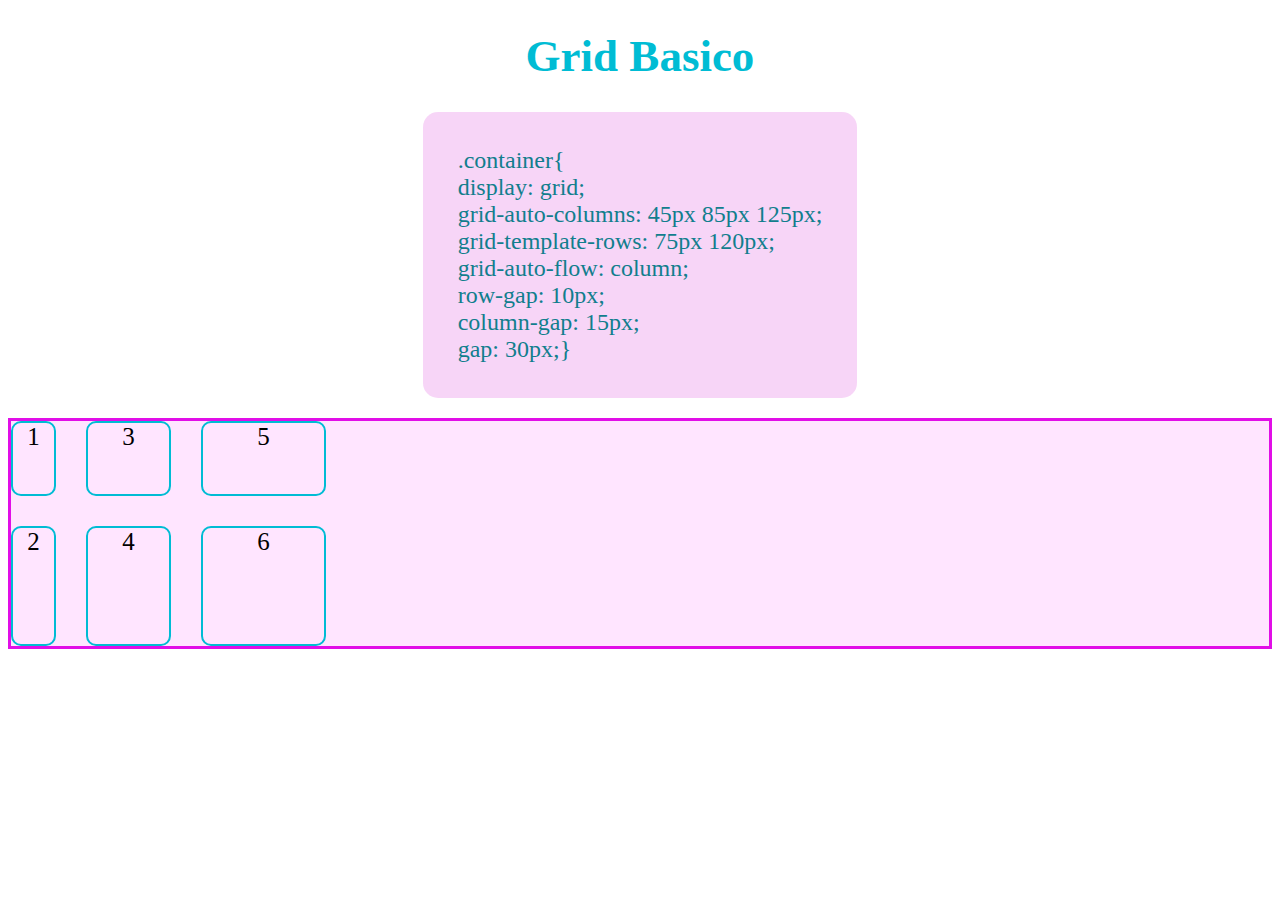
<file: grid/grid-clase1/index.html>
<!DOCTYPE html>
<html lang="en">
<head>
    <meta charset="UTF-8">
    <meta name="viewport" content="width=device-width, initial-scale=1.0">
    <link rel="stylesheet" href="style.css">
    <title>Css Grid Clase1</title>
</head>
<body>    
    <h1 class="grid-title">Grid Basico</h1>
    <p class="grid-text">.container{ <br> display: grid;<br>grid-auto-columns: 45px 85px 125px;<br>grid-template-rows: 75px 120px;<br>grid-auto-flow: column;<br>row-gap: 10px;<br>column-gap: 15px;<br>gap: 30px;}</p>
    <div class="container">
        <div class="item">1</div>
        <div class="item">2</div>
        <div class="item">3</div>
        <div class="item">4</div>
        <div class="item">5</div>
        <div class="item">6</div>
    </div>
</body>
</html>
</file>
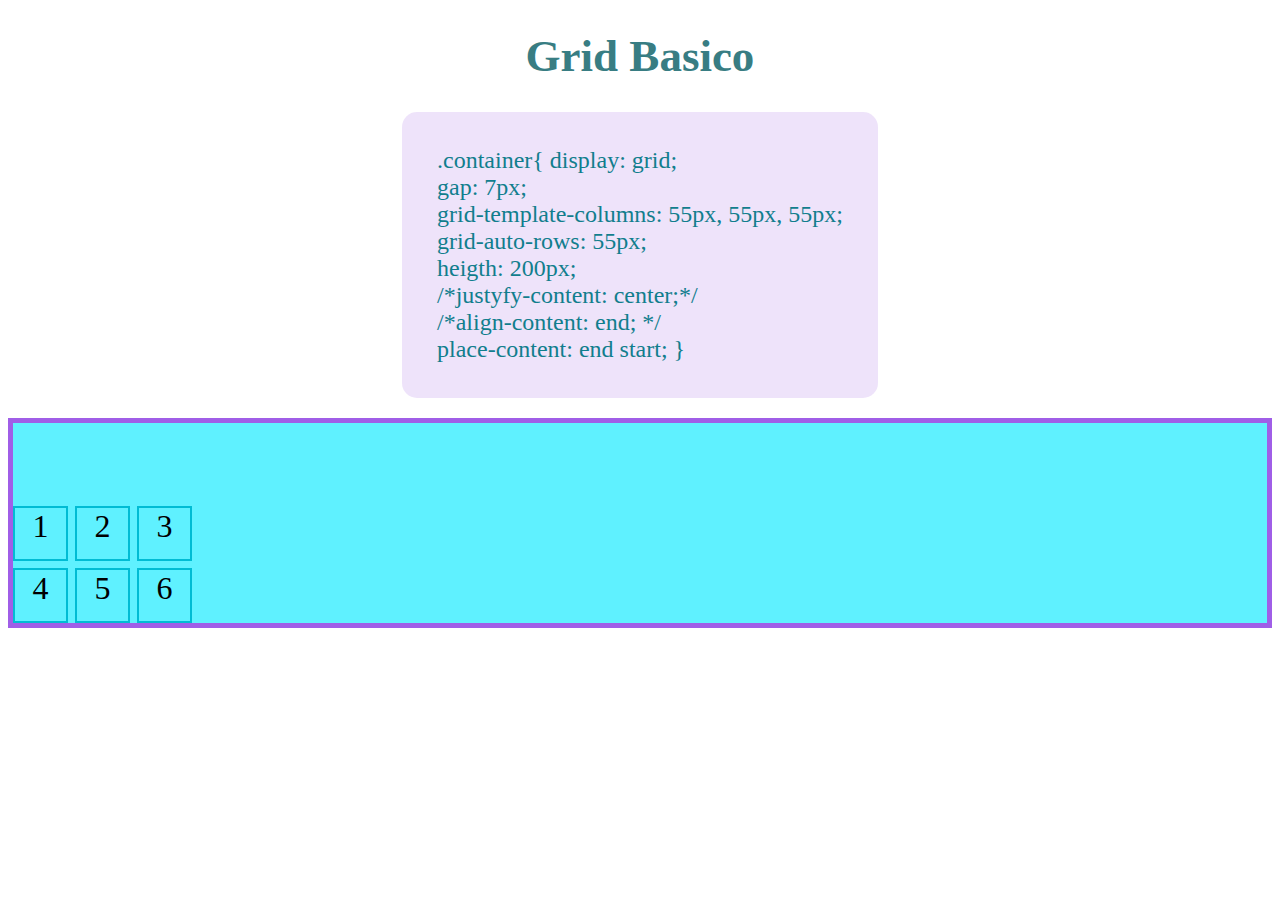
<file: grid/grid-clase2/index.html>
<!DOCTYPE html>
<html lang="en">
<head>
    <meta charset="UTF-8">
    <meta name="viewport" content="width=device-width, initial-scale=1.0">
    <title>Css Grid Clase2</title>
    <link rel="stylesheet" href="style.css">
</head>
<body>
    <h1 class="grid-title">Grid Basico</h1>
    <p class="grid-text">.container{ display: grid;<br>
        gap: 7px;<br>
        grid-template-columns: 55px, 55px, 55px;<br>
        grid-auto-rows: 55px;<br>
        heigth: 200px;<br>
        /*justyfy-content: center;*/<br>
        /*align-content: end; */<br>
        place-content: end start; }</p>
    <section class="container">
        <div class="item item-1">1</div>
        <div class="item item-2">2</div>
        <div class="item item-3">3</div>
        <div class="item item-4">4</div>
        <div class="item item-5">5</div>
        <div class="item item-6">6</div>
    </section>
</body>
</html>
</file>
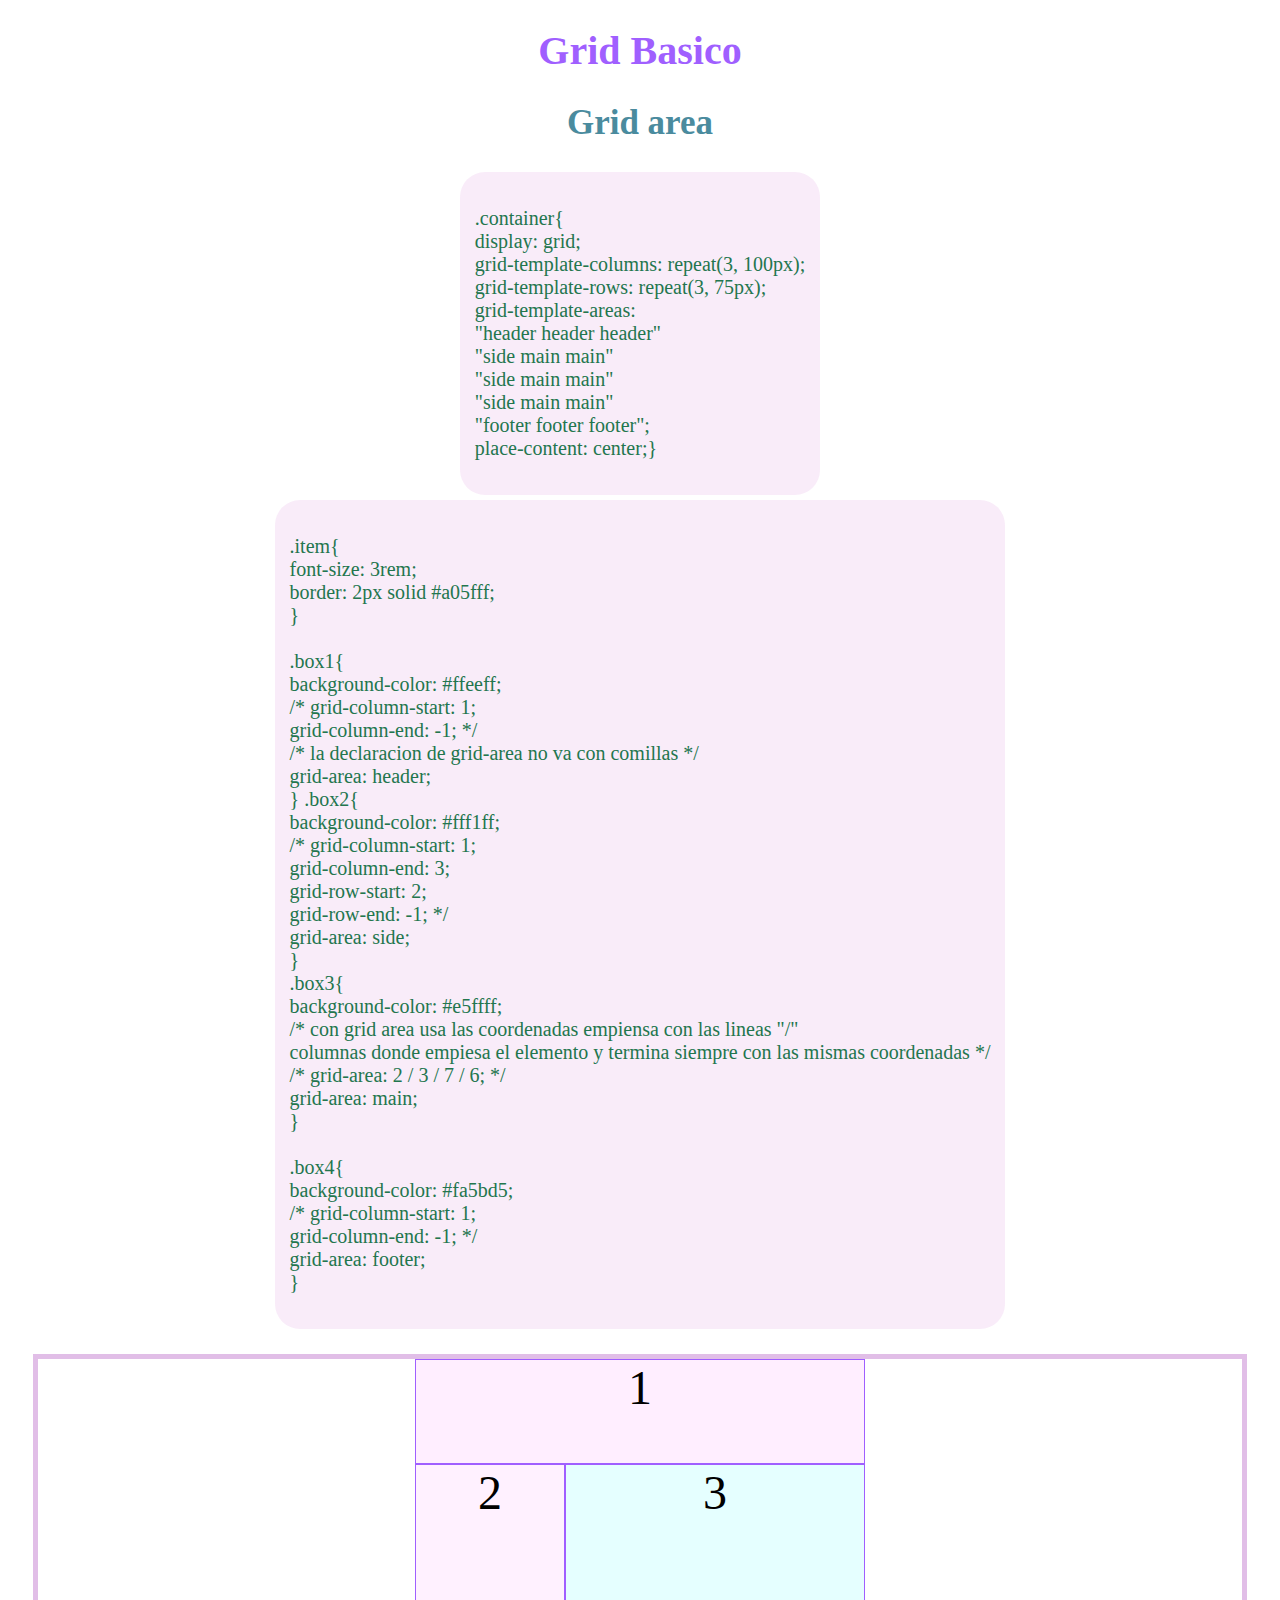
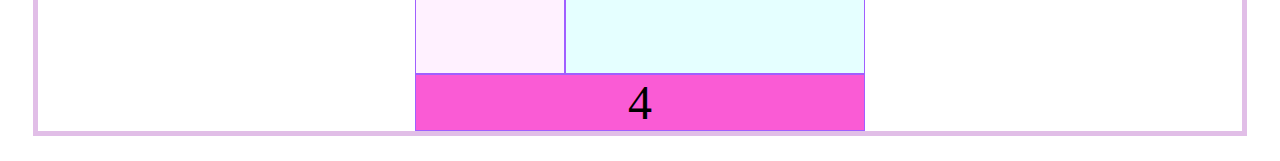
<file: grid/grid-clase3/index.html>
<!DOCTYPE html>
<html lang="en">
<head>
    <meta charset="UTF-8">
    <meta name="viewport" content="width=device-width, initial-scale=1.0">
    <link rel="stylesheet" href="style.css">
    <title>Css Grid Clase3</title>
</head>
<body>
    <h1 class="grid-title">Grid Basico</h1>
    <h2 class="grid-title-h2">Grid area</h2>

    <section class="section-text">
        <p class="grid-text">.container{<br>
            display: grid;<br>
            grid-template-columns: repeat(3, 100px);<br>
            grid-template-rows: repeat(3, 75px);<br>
            grid-template-areas: <br>
            "header header header"<br>
            "side main main"<br>
            "side main main"<br>
            "side main main"<br>
            "footer footer footer";<br>
            place-content: center;}</p>
    </section >
    <section class="section-text">
    <p class="grid-text">
        .item{<br>
            font-size: 3rem;<br>
            border: 2px solid #a05fff;<br>
            
        }<br>
        <br>
        .box1{<br>
            background-color: #ffeeff;<br>
            /* grid-column-start: 1;<br>
            grid-column-end: -1; */<br>
            /* la declaracion de grid-area no va con comillas */<br>
            grid-area: header;<br>
        }
        .box2{<br>
            background-color: #fff1ff;<br>
            /* grid-column-start: 1;<br>
            grid-column-end: 3;<br>
            grid-row-start: 2;<br>
            grid-row-end: -1; */<br>
            grid-area: side;<br>
        } <br>
        .box3{ <br>
            background-color: #e5ffff; <br>
            /* con grid area usa las coordenadas empiensa con las lineas "/" <br>
             columnas donde empiesa el elemento y termina siempre con las mismas coordenadas */ <br>
            /* grid-area: 2 / 3 / 7 / 6; */ <br>
            grid-area: main; <br>
        } <br>
        <br>
        .box4{ <br>
            background-color: #fa5bd5; <br>
            /* grid-column-start: 1; <br>
            grid-column-end: -1; */ <br>
            grid-area: footer; <br>
        } <br>
    </p>
</section >

    </section>
    <section class="container">
        <div class="item box1">1</div>
        <div class="item box2">2</div>
        <div class="item box3">3</div>
        <div class="item box4">4</div>
    </section>
</body>
</html>
</file>
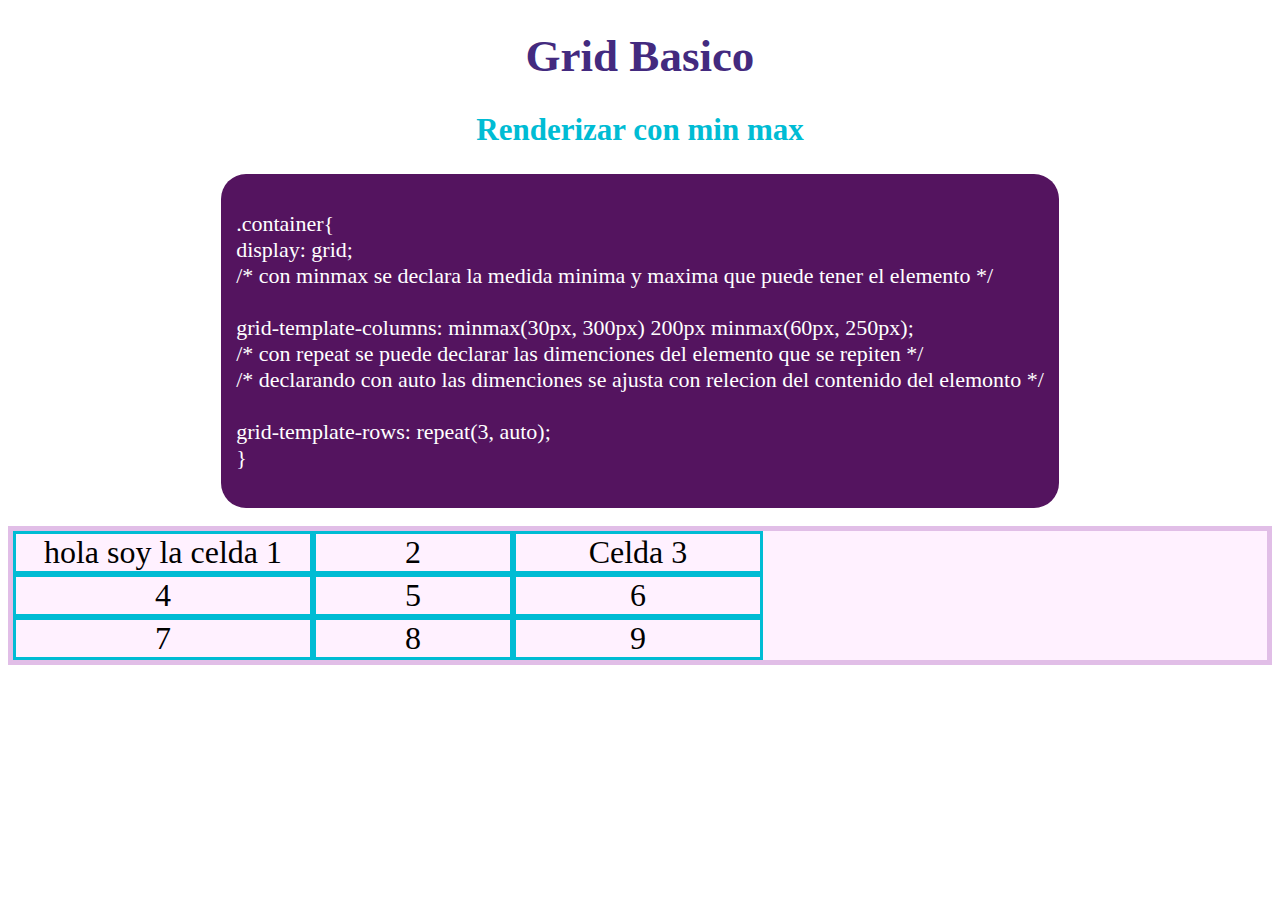
<file: grid/grid-clase4/index.html>
<!DOCTYPE html>
<html lang="en">
<head>
  <meta charset="UTF-8">
  <meta name="viewport" content="width=device-width, initial-scale=1.0">
  <title>Css Grid Clase4</title>
  <link rel="stylesheet" href="./style.css">
</head>
<body>
  <h1 class="grid-title">Grid Basico</h1>
  <h2 class="grid-min-max">Renderizar con min max</h2>
  <section class="grid-text">
    <p>.container{  <br>
      display: grid; <br>
      /* con minmax se declara la medida minima y maxima que puede tener el elemento */ <br> <br>
      grid-template-columns: minmax(30px, 300px) 200px minmax(60px, 250px); <br>
      /* con repeat se puede declarar las dimenciones del elemento que se repiten */ <br>
      /* declarando con auto las dimenciones se ajusta con relecion del contenido del elemonto */ <br><br>
      grid-template-rows: repeat(3, auto); <br>
    }</p>
  </section>
  <section class="container">
    <div class="item iten1">hola soy la celda 1</div>
    <div class="item iten1">2</div> 
    <div class="item iten1">Celda 3</div>
    <div class="item iten1">4</div>
    <div class="item iten1">5</div>
    <div class="item iten1">6</div>
    <div class="item iten1">7</div>
    <div class="item iten1">8</div>
    <div class="item iten1">9</div>
  </section>
</body>
</html>
</file>
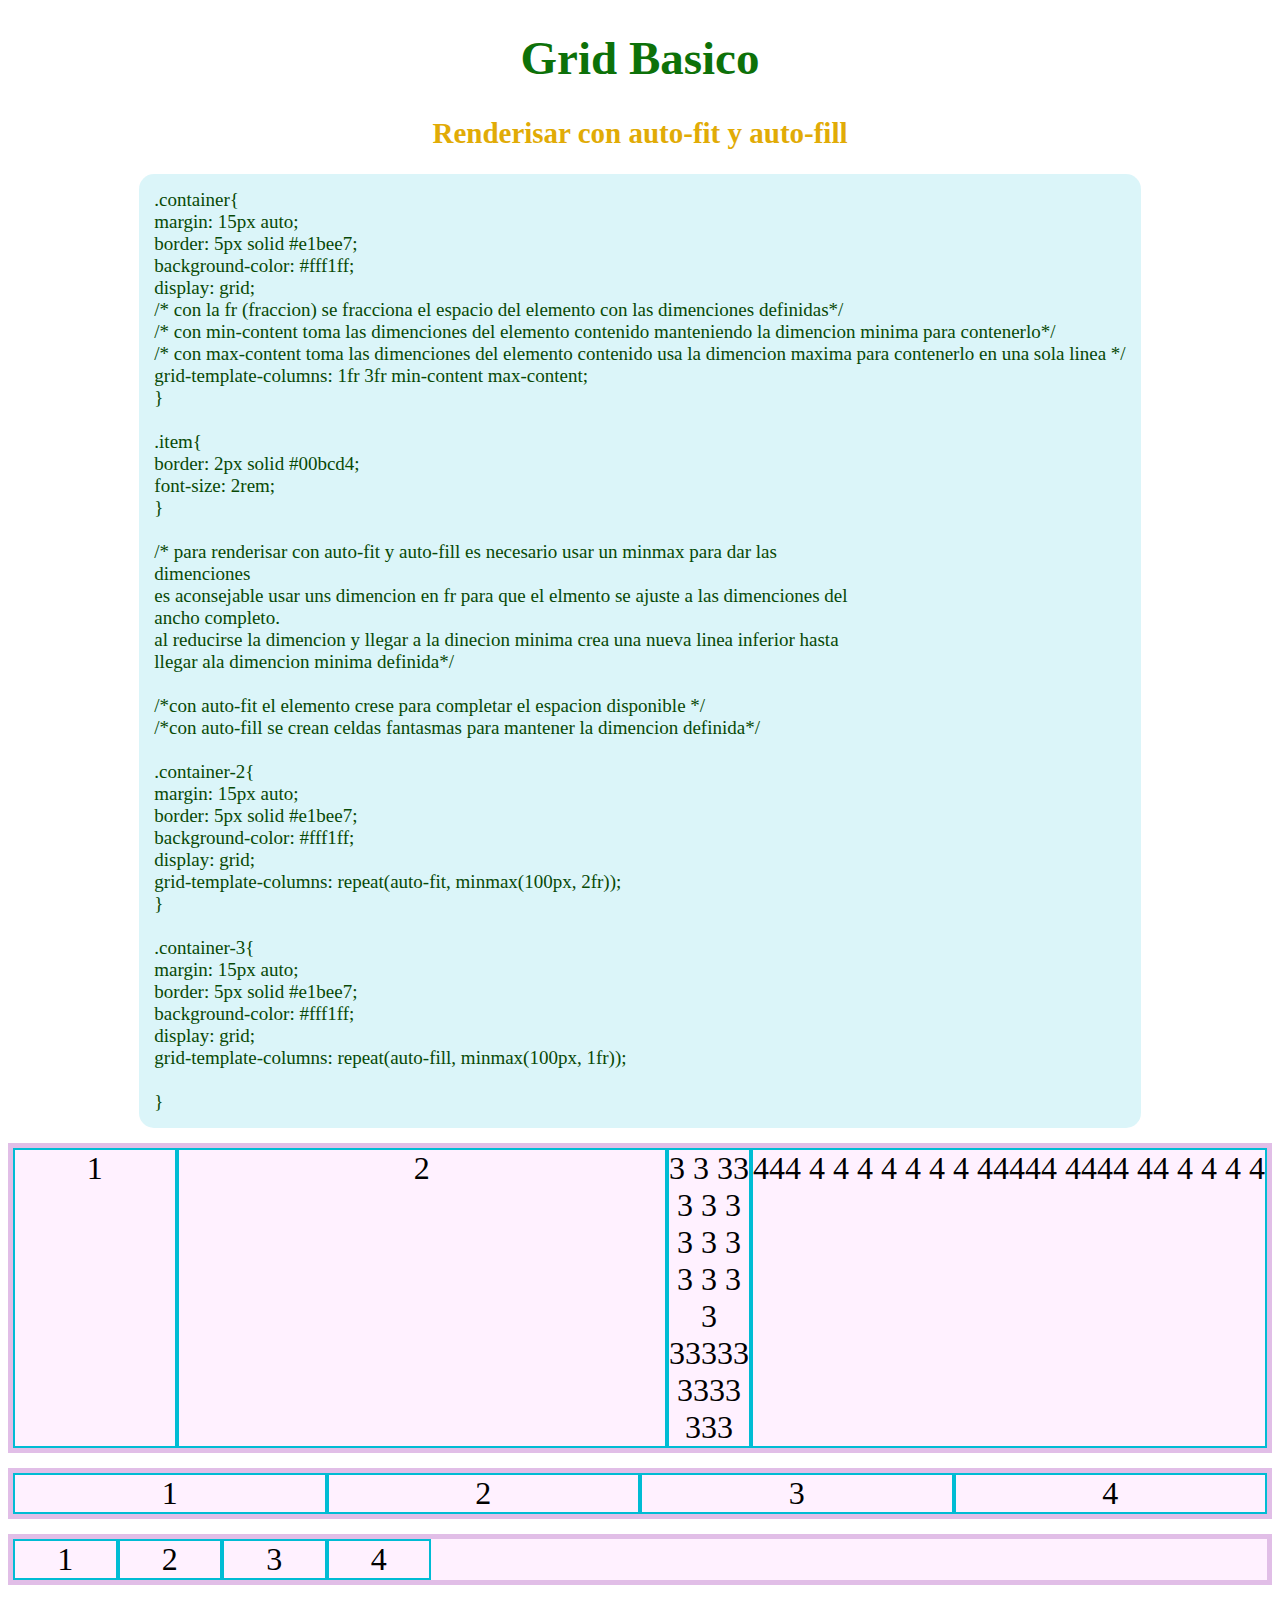
<file: grid/grid-clase5/index.html>
<!DOCTYPE html>
<html lang="en">
<head>
  <meta charset="UTF-8">
  <meta name="viewport" content="width=device-width, initial-scale=1.0">
  <title>Keywords especiales</title>
  <link rel="stylesheet" href="./style.css">
</head>
<body>
  <h1 class="grid-title">Grid Basico</h1>
  <h2 class="grid-title-2"> Renderisar con auto-fit y auto-fill</h2>
  <section class="grid-text">
    .container{  <br>
      margin: 15px auto; <br>
      border: 5px solid #e1bee7; <br>
      background-color: #fff1ff; <br>
      display: grid; <br>
    
      /* con la fr (fraccion) se fracciona el espacio del elemento con las dimenciones definidas*/ <br>
      /* con min-content toma las dimenciones del elemento contenido manteniendo la dimencion minima para contenerlo*/ <br>
      /* con max-content toma las dimenciones del elemento contenido usa la dimencion maxima para contenerlo en una sola linea */ <br>
      grid-template-columns: 1fr 3fr min-content max-content; <br>
      
    } <br>
    <br>
    .item{ <br>
      border: 2px solid #00bcd4; <br>
      font-size: 2rem; <br>
    } <br>
    <br>
    /* para  renderisar con auto-fit y auto-fill es necesario usar un minmax para dar las  <br>dimenciones <br>
    es aconsejable usar uns dimencion en fr para que el elmento se ajuste a las dimenciones del  <br>ancho completo. <br>
    al reducirse la dimencion y llegar a la dinecion minima crea una nueva linea inferior hasta  <br>llegar ala dimencion minima definida*/ <br>
     <br>
    /*con auto-fit el elemento crese para completar el espacion disponible */ <br>
    /*con auto-fill se crean celdas fantasmas para mantener la dimencion definida*/ <br>
     <br>
    .container-2{ <br>
      margin: 15px auto; <br>
      border: 5px solid #e1bee7; <br>
      background-color: #fff1ff; <br>
      display: grid; <br>
      grid-template-columns: repeat(auto-fit, minmax(100px, 2fr)); <br>
    } <br>
     <br>
    .container-3{ <br>
      margin: 15px auto; <br>
      border: 5px solid #e1bee7; <br>
      background-color: #fff1ff; <br>
      display: grid; <br>
      grid-template-columns: repeat(auto-fill, minmax(100px, 1fr)); <br>
     <br>
    } <br>
  </section>
  <section class="container">
    <div class="item item1">1</div>
    <div class="item item2">2</div>
    <div class="item item3">3 3 33 3 3 3 3 3 3 3 3 3 3 33333 3333 333</div>
    <div class="item item4">444 4 4 4 4 4 4 4 44444 4444 44 4 4 4 4 </div>
  </section>

  <section class="container-2">
    <div class="item item5">1</div>
    <div class="item item6">2</div>
    <div class="item item7">3 </div>
    <div class="item item8">4</div>
  </section>

  <section class="container-3">
    <div class="item item9">1</div>
    <div class="item item10">2</div>
    <div class="item item11">3</div>
    <div class="item item12">4</div>
  </section>

</html>
</file>
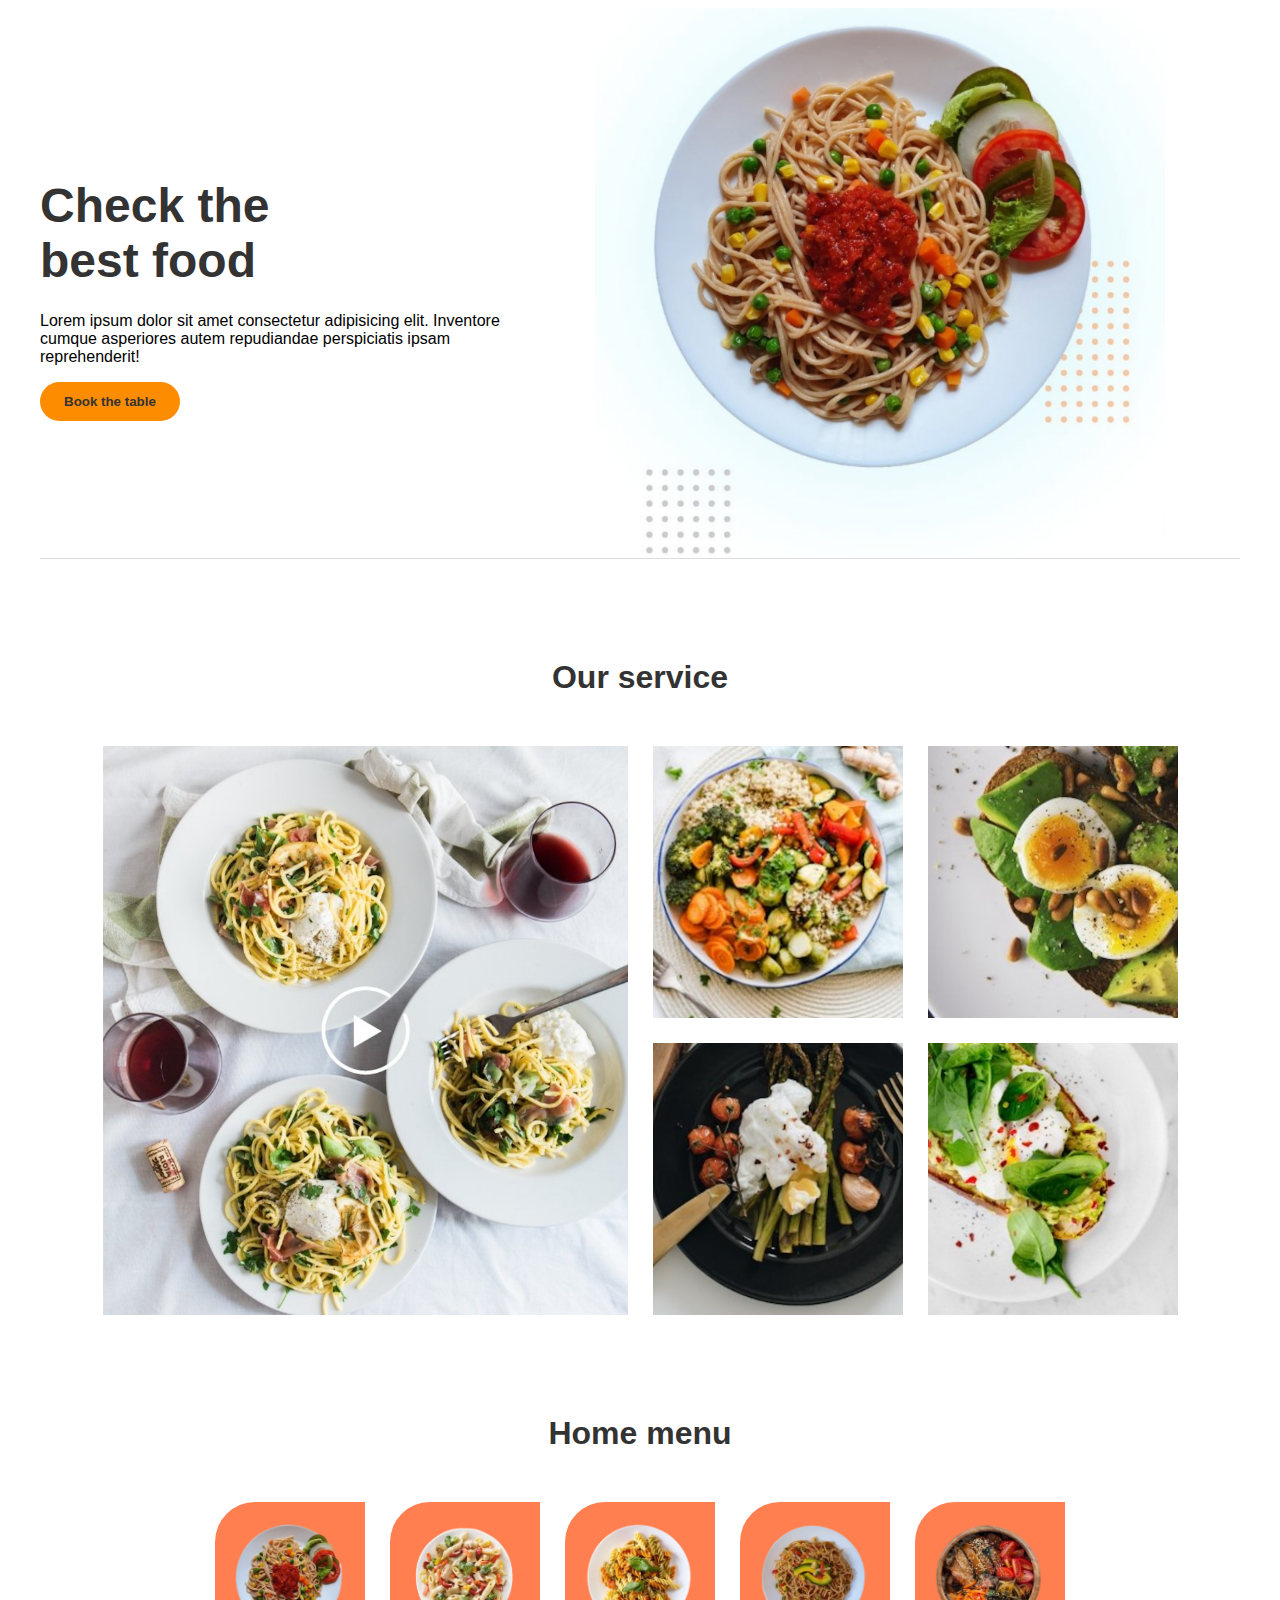
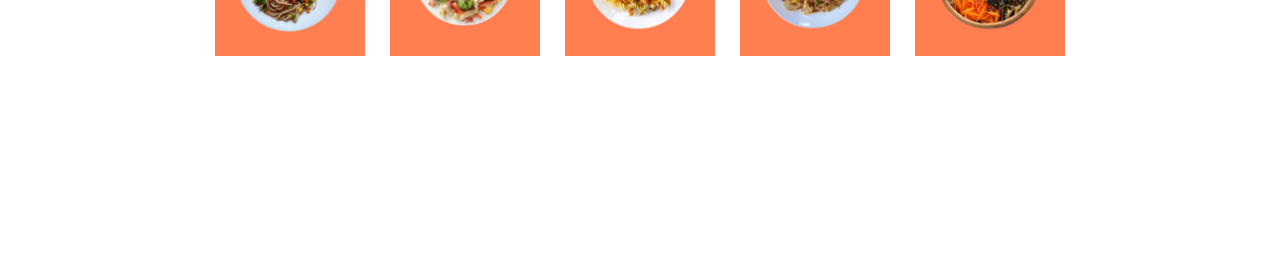
<file: grid/grid-reto/proyecto/index.html>
<!DOCTYPE html>
<html lang="en">
<head>
  <meta charset="UTF-8">
  <meta name="viewport" content="width=device-width, initial-scale=1.0">
  <link rel="stylesheet" href="./style.css">
  <title>Grid Basico</title>
</head>
<body>
  <main>
    <section class="hero">
      <div class="info">
        <h1 class="info-title">Check the <br>best food</h1>
        <p class="info-ubtitle">Lorem ipsum dolor sit amet consectetur adipisicing elit. Inventore cumque asperiores autem repudiandae perspiciatis ipsam reprehenderit!</p>
        <button class="info-button">Book the table</button>
      </div>
      <img class="hero-image" src="./imagenes/hero.png" alt="plato de pasta con vegetales">
    </section>
    
    <section class="dishes">      
      <h2 class="dishes-title">Our service</h2> 
      <div class="dishes-grid">
        <img class="dishes-item dishes-item__big" src="./imagenes/video.png" alt="">
        <img class="dishes-item"  src=./imagenes/dish1.png alt="bow de vegetales">
        <img class="dishes-item"  src=./imagenes/dish2.png alt="bow de vegetales">
        <img class="dishes-item"  src=./imagenes/dish3.png alt="bow de vegetales">
        <img class="dishes-item"  src=./imagenes/dish4.png alt="bow de vegetales">
      </div>
    </section>

    <section class="menu">
      <h2 class="menu-title">Home menu</h2>
      <div class="menu-grid">
        <div class="menu-grid-item">
          <img src="./imagenes/plate1.png" alt="Plato de pasta con vegetales">
        </div>
        <div class="menu-grid-item">
          <img src="./imagenes/plate2.png" alt="Plato de pasta con vegetales">
        </div>
        <div class="menu-grid-item">
          <img src="./imagenes/plate3.png" alt="Plato de pasta con vegetales">
        </div>
        <div class="menu-grid-item">
          <img src="./imagenes/plate4.png" alt="Plato de pasta con vegetales">
        </div>
        <div class="menu-grid-item">
          <img src="./imagenes/plate5.png" alt="Plato de pasta con vegetales">
        </div>
        
      </div>

    </section>
  </main>
</body>
</html>
</file>
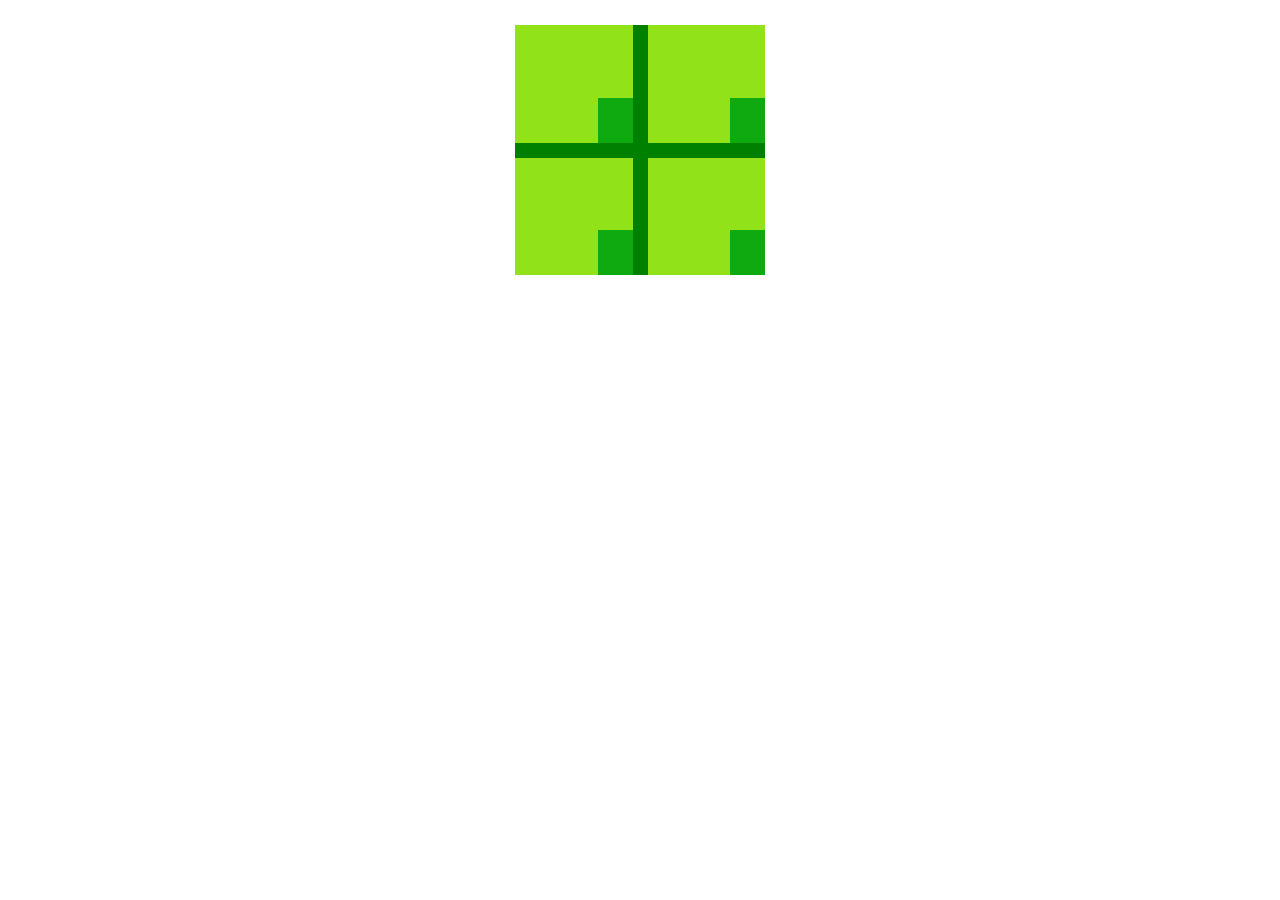
<file: grid/grid-reto/reto2/index.html>
<!DOCTYPE html>
<html lang="en">
<head>
    <meta charset="UTF-8">
    <meta name="viewport" content="width=device-width, initial-scale=1.0">
    <title>Grid Reto 2</title>
    <link rel="stylesheet" href="style.css">
</head>
<body>
    <section>
        <div class="container">
            <div class="box"><span></span></div>
            <div class="box"><span></span></div>
            <div class="box"><span></span></div>
            <div class="box"><span></span></div>
    </section>
    
</body>
</html>
</file>
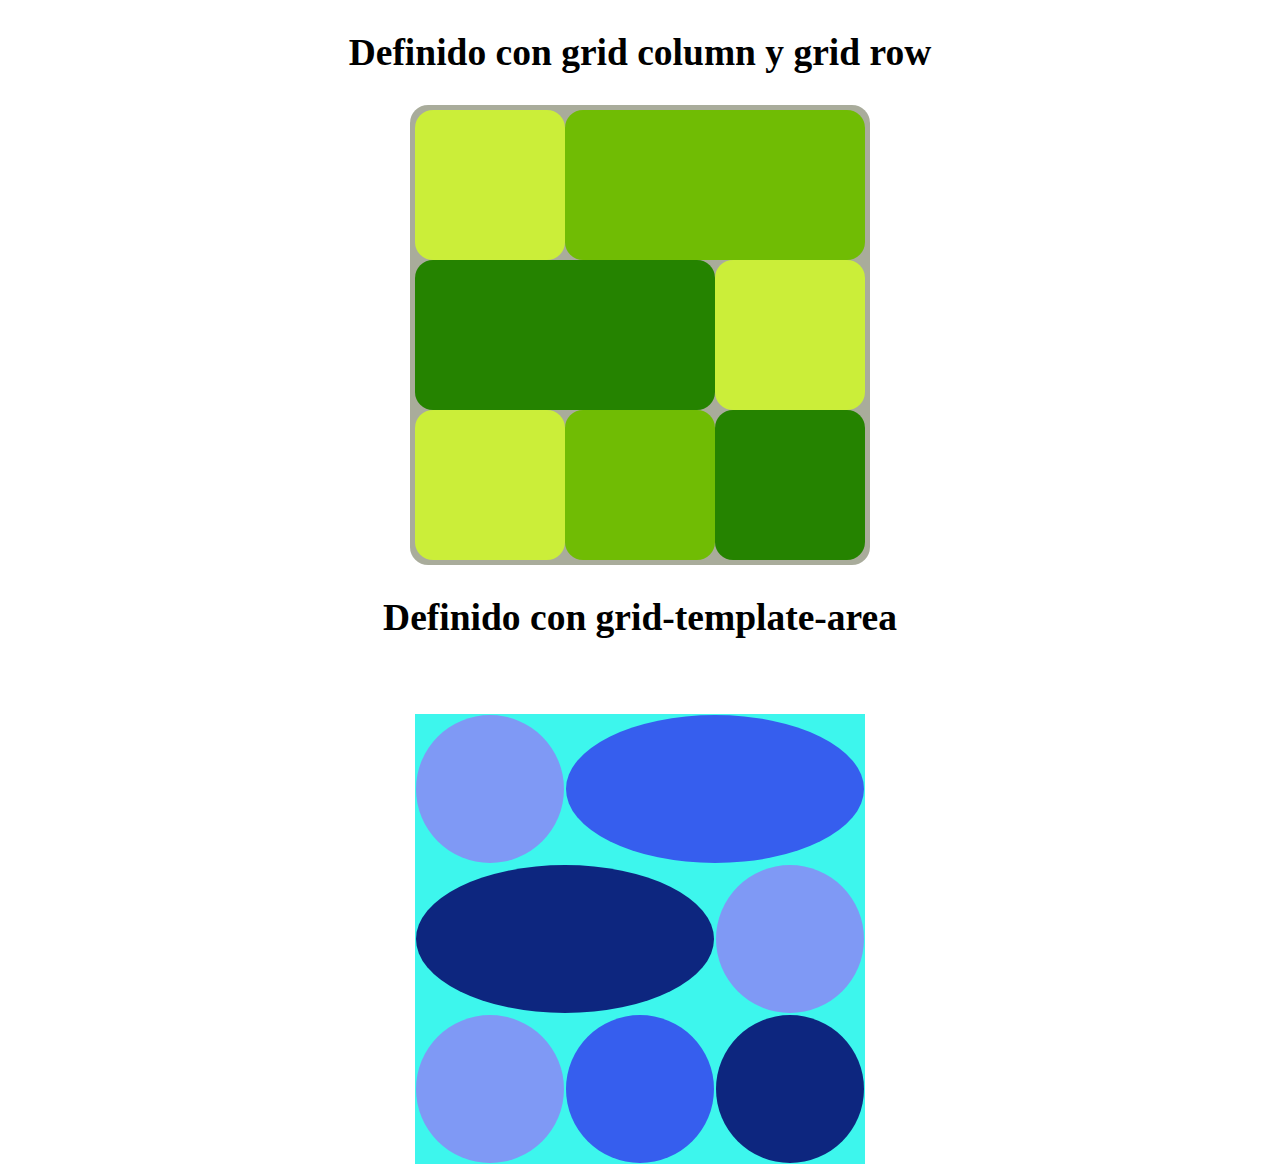
<file: grid/grid-reto/reto3/index.html>
<!DOCTYPE html>
<html lang="en">
<head>
    <meta charset="UTF-8">
    <meta name="viewport" content="width=device-width, initial-scale=1.0">
    <title>Grid Reto 3</title>
    <link rel="stylesheet" href="style.css">
</head>
<body>
    <section class="column-row">
        <h2>Definido con grid column y grid row</h2>
        <div class="container">
            <div class="box1"></div>
            <div class="box2"></div>
            <div class="box3"></div>
            <div class="box4"></div>
            <div class="box5"></div>
            <div class="box6"></div>
            <div class="box7"></div>
    </section>

    <section class="grid-area">
        <h2>Definido con grid-template-area</h2>

        <div class="container2">
            <div class="box10"></div>
            <div class="box20"></div>
            <div class="box30"></div>
            <div class="box40"></div>
            <div class="box50"></div>
            <div class="box60"></div>
            <div class="box70"></div>
    </section>
</body>
</html>
</file>
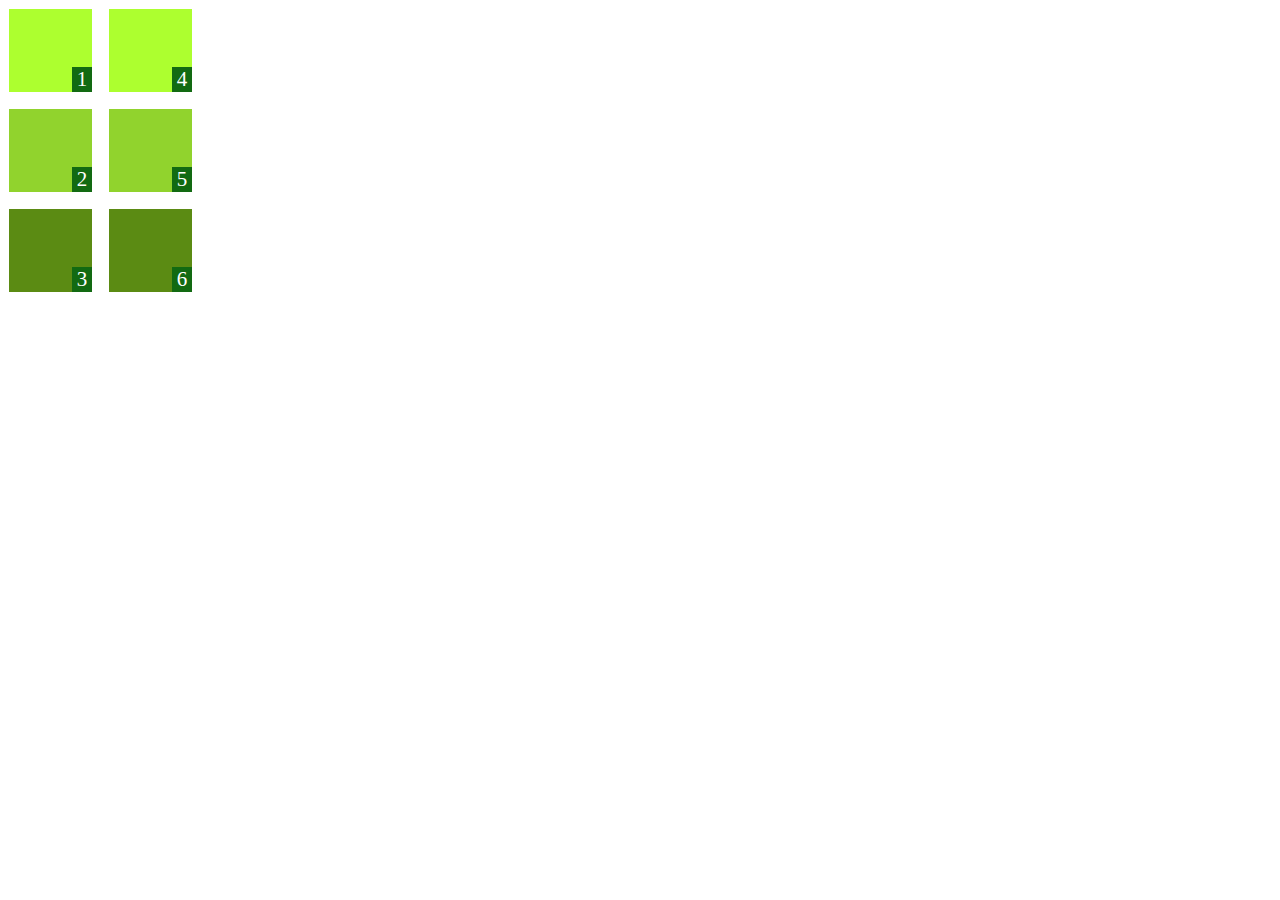
<file: grid/grid-reto/reto1/grid.html>
<!DOCTYPE html>
<html lang="en">
<head>
    <meta charset="UTF-8">
    <meta name="viewport" content="width=device-width, initial-scale=1.0">
    <title>Grid Reto 1</title>
    <link rel="stylesheet" href="grid.css">
</head>
<body>
    <div class="container">
        <div class="item color1">
            <div class="item1">1</div>
        </div>
        <div class="item color2">
            <div class="item1">2</div>
        </div>
        <div class="item color3">
            <div class="item1">3</div>
        </div>
        <div class="item color1">
            <div class="item1">4</div>
        </div>
        <div class="item color2">
            <div class="item1">5</div>
        </div>
        <div class="item color3">
            <div class="item1 ">6</div>
        </div>
    </div>
    
</body>
</html>
</file>
<file: grid/grid-clase1/style.css>
body{
    text-align: center;
}

.grid-title{
    font-size: 45px;
    color: #00bcd4;
}

.grid-text{
    text-align: start;
    width: fit-content;
    margin: 20px auto;
    border-radius: 15px;
    padding: 35px;
    font-size: 24px;
    color: #117e8d;
    background-color: #f2baf29d;
}

.container{
    border: 3px solid #e10ee7;
    background-color: #ffe5ff;
    display: grid;
    /* grid-template-columns: 50px 75px 150px; */
    grid-template-rows: 75px 120px;
    /* grid-template-rows: 55px 85px; */
    grid-auto-columns: 45px 85px 125px; /* Crea las columnas enorden vertical y crea las columnas con la dimencion indicada*/
    /* grid-auto-rows: 65px; */
    grid-auto-flow: column; /*LLena los espacios disponibles en vez de crear nuevas lineas*/
    row-gap: 10px; /*Crea espacio entre las filas con la dimencion indicada*/
    column-gap: 15px; /* Crea espacios entre las columnas con la dimencion indicada*/
    gap: 30px; /* Crea espacios entre los elementos con la dimencion indicada*/
    

}

.item{
    border: 2px solid #00bcd4;
    border-radius: 10px;
    font-size: 25px;
}
</file>
<file: grid/grid-clase2/style.css>
body{
    text-align: center;
}


.grid-title{
    font-size: 45px;
    color: #387d83;
}

.grid-text{
    text-align: start;
    width: max-content;
    margin: 20px auto;
    border-radius: 15px;
    padding: 35px;
    font-size: 24px;
    color: #117e8d;
    background-color: #dcc5f47c;
}

.container{
    border: 5px solid #a05ee7;
    background-color: #5ff1ff;
    display: grid;
    gap: 7px;
    grid-template-columns: 55px 55px 55px;
    grid-auto-rows: 55px;
    height: 200px;
    justify-content: center;/*Se renderiza en sentido horizontal*/
    align-content: end;/*Se renderiza en sentido vertical*/
    place-content: end start; /*Se renderiza sea en sentido horizontal y vertical respactivamente al valor indicado*/

}

.item{
    border: 2px solid #00bcd4;
    font-size: 2rem;
}
</file>
<file: grid/grid-clase3/style.css>
body{
    text-align: center;
}

.grid-title{
    font-size: 40px;
    color: #a05fff;
}

.grid-title-h2{
    font-size: 35px;
    color: #4a8b9e;
}

.section-text{
    font-size: 20px;
    text-align: start;
    width: max-content;
    padding: 15px;
    border-radius: 25px;
    color: rgb(35, 118, 78);
    margin: 5px auto;
    background-color: #f6e0f69d;
}

.container{
    margin: 25px;
    border: 5px solid #e1bee7;
    background-color: white;
    display: grid;
    grid-template-columns: repeat(3, 150px);
    grid-template-rows: repeat(3, 105px);
    /* la declaracion de grid-template-area va con commillas */
    grid-template-areas: 
    "header header header"
    "side main main"
    "side main main"
    "side main main"
    "footer footer footer"  
    ;
    place-content: center;
}

.item{
    font-size: 3rem;
    border: 1px solid #a05fff;
    
}

.box1{
    background-color: #ffeeff;
    /* grid-column-start: 1;
    grid-column-end: -1; */
    /* la declaracion de grid-area no va con comillas */
    grid-area: header;
}
.box2{
    background-color: #fff1ff;
    /* grid-column-start: 1;
    grid-column-end: 3;
    grid-row-start: 2;
    grid-row-end: -1; */
    grid-area: side;
}
.box3{
    background-color: #e5ffff;
    /* con grid area usa las coordenadas empiensa con las lineas / columnas donde empiesa el elemento y termina siempre con las mismas coordenadas */
    /* grid-area: 2 / 3 / 7 / 6; */
    grid-area: main;
}

.box4{
    background-color: #fa5bd5;
    /* grid-column-start: 1;
    grid-column-end: -1; */
    grid-area: footer;
}
</file>
<file: grid/grid-clase4/style.css>
body{
  text-align: center;
}

.grid-title{
  font-size: 45px;
  color: #432a7f;
}

.grid-min-max{
  font-size: 31px;
  color: #00bcd4;
}

.grid-text{
  color: white;
  text-align: start;
  width: max-content;
  background-color: #54145f;
  border-radius: 25px;
  margin: 18px auto;
  font-size: 22px;
  padding: 15px;
}


.container{
  border: 5px solid #e1bee7;
  background-color: #fff1ff;
  display: grid;
  /* con minmax se declara la medida minima y maxima que puede tener el elemento */
  grid-template-columns: minmax(30px, 300px) 200px minmax(60px, 250px);
  /* con repeat se puede declarar las dimenciones del elemento que se repiten */
  /* declarando con auto las dimenciones se ajusta con relecion del contenido del elemonto */
  grid-template-rows: repeat(3, auto);
}

.item{
  border: 3px solid #00bcd4;
  font-size: 2rem;
}
</file>
<file: grid/grid-clase5/style.css>
body{
  text-align: center;
}

.grid-title{
  font-size: 47px;
  color: #0d7109;
}

.grid-title-2{
  font-size: 29px;
  color: #e1ab06;
}

.grid-text{
  width: max-content;
  color: #084906;
  padding: 15px;
  border-radius: 15px;
  font-size: 19px;
  margin: 15px auto;
  background-color: #00bbd424;
  text-align: start;
}




.container{ 
  margin: 15px auto;
  border: 5px solid #e1bee7;
  background-color: #fff1ff;
  display: grid;

  /* con la fr (fraccion) se fracciona el espacio del elemento con las dimenciones definidas*/
  /* con min-content toma las dimenciones del elemento contenido manteniendo la dimencion minima para contenerlo*/
  /* con max-content toma las dimenciones del elemento contenido usa la dimencion maxima para contenerlo en una sola linea */
  grid-template-columns: 1fr 3fr min-content max-content;
  
}

.item{
  border: 2px solid #00bcd4;
  font-size: 2rem;
}

/* para  renderisar con auto-fit y auto-fill es necesario usar un minmax para dar las dimenciones
es aconsejable usar uns dimencion en fr para que el elmento se ajuste a las dimenciones del ancho completo.
al reducirse la dimencion y llegar a la dinecion minima crea una nueva linea inferior hasta llegar ala dimencion minima definida*/

/*con auto-fit el elemento crese para completar el espacion disponible */
/*con auto-fill se crean celdas fantasmas para mantener la dimencion definida*/

.container-2{
  margin: 15px auto;
  border: 5px solid #e1bee7;
  background-color: #fff1ff;
  display: grid;
  grid-template-columns: repeat(auto-fit, minmax(100px, 2fr));
}

.container-3{
  margin: 15px auto;
  border: 5px solid #e1bee7;
  background-color: #fff1ff;
  display: grid;
  grid-template-columns: repeat(auto-fill, minmax(100px, 1fr));

}
</file>
<file: grid/grid-reto/proyecto/style.css>
*{
  font-family: 'Roboto', sans-serif;
}

main{
  max-width: 1200px;
  margin: 0 auto;
}

/* va renderisado el contenedor con grid para crear la grilla */
.hero{
  display: grid;
  /* para hacer responsivo se puede dar un minmax en el elemento que se quiere controlar sus dimenciones */
  grid-template-columns: minmax(300px, 2fr) 3fr;
  grid-auto-rows: 550px;
  border-bottom: 1px solid #ddd;
}

.hero-image{
  /* object-fit agusta la dimencion al contenedor y mantiene en su totalidad el elemento contenido */
  width: 100%;
  height: 100%;
  object-fit: contain;
}

.info{
  /* align-self alinea a si mismo el elemento */
  align-self: center;
}

.info-title{
  color: #333;
  font-size: 3rem;
  font-weight: bolder;
  margin-bottom: 24px;
}

.info-subtitle{
  color: #333;
  font-size: 1.5rem;
  margin-bottom: 24px;
}

.info-button{
  border: none;
  border-radius: 20px;
  color: #333;
  background-color: #fd8c00;
  font-weight: bolder;
  padding: 12px 24px;
}

.dishes{
  margin: 100px 0;

}

.dishes-title{
  color: #333;
  font-weight: bold;
  text-align: center;
  margin-bottom: 50px;
  font-size: 2rem;
}

/* el contenedor con display grid define cuantas columnas y con grid-auto-row define automaticamente las dimenciones de las filas */
.dishes-grid{
  display: grid;
  /* con auto-fit al llegar a la dimencion indicada crea una nueva fila y mueve los elementosen la linea creada debajo */
  grid-template-columns: repeat(auto-fit, minmax(100px, 250px));
  grid-auto-rows: 1fr;
  gap: 25px;
  justify-content: center;
}

.dishes-item{
  width: 100%;
  height: 100%;
  /*con object-fit: cover; se renderiza el contenido del elemento que cubre el entero contenedor*/
  object-fit: cover;
}

.dishes-item__big{
  /* esta es una de las opciones para renderizar el elemento con columnas y lines 
  grid-column: 1 / 3;
  grid-row: 1 / 3; */
  /* en la siguiente opcion se renderiza linea columna / linea fila (inicion) / linea columna / linea fila (fin)  */
  grid-area: 1 / 1 / 3 / 3;
}

.menu{
  margin-bottom: 200px;
}

.menu-title{
  font-size: 2rem;
  color: #333;
  font-weight: bolder;
  text-align: center;
  margin-bottom: 50px;
}

.menu-grid{
  display: grid;
  gap: 25px;
  justify-content: center;
  grid-template-columns: repeat(auto-fit, 150px);
}

.menu-grid-item{
  background-color: coral;
  padding: 15px;
  border-top-left-radius: 40px;
}

.menu-grid-item img{
  width: 100%;
  height: 100%;
  object-fit: contain;
}

@media screen and (max-width: 768px) {
  .hero{
    grid-template-columns: minmax(300px, 500px);
    justify-content: center;
  }
  .hero-image{
    display: none;
  }
  .dishes-grid{
  grid-template-columns: repeat(auto-fit, minmax(75px, 100px));

  }
}
</file>
<file: grid/grid-reto/reto2/style.css>
section .container{
    width: 250px;
    margin: 25px auto;
    height: 250px;
    background-color: green;
    display: grid;
    grid-template-columns: 1fr 1fr;
    grid-template-rows: 1fr 1fr;
    gap: 15px;
}

.container .box{
    display: grid;
    /* Opcion con el renderizado en el contenedor.
    align-items: end;
    justify-content: end; */
    background-color: rgb(146, 226, 26);
    
}

.box span{
    background-color: rgb(15, 170, 15);
    /* Opcion con el renderizado en el elemento */
    place-self: end end;
    width: 35px;
    height: 45px;   
}
</file>
<file: grid/grid-reto/reto3/style.css>
.column-row, .grid-area{
    font-size: 25px;
    text-align: center;
}

.container{
    width: 450px;
    padding: 5px;
    border-radius: 18px;
    background-color: #5057347e;
    height: 450px;
    margin: 0 auto;
    display: grid;
    grid-template-columns: repeat(3, 150px);

}

.box1, .box4, .box5{
    border-radius: 18px;
    background-color: #cbee39;
}
.box3, .box7{
    background-color: #258300;
    border-radius: 18px;

}
.box2, .box6{
    background-color: #70bc04;
    border-radius: 18px;

}

.box1{
    grid-column: 1 / 2;

}
.box2{
    grid-column:  2 / 4;

}
.box3{
    grid-column: 1 /3 ;

}
.box4{
    grid-column: 3 / 4 ;

}
.box5{
    grid-column:1 /2 ;

}
.box6{
    grid-column:2 / 3 ;

}
.box7{
    grid-column: 3 / 4 ;

}

.container2{
    width: 450px;
    height: 450px;
    background-color: #0cf4e8cc;
    margin: 0 auto;
    display: grid;
    grid-template-columns: repeat(3, 150px);
    margin-top: 75px;    
    grid-template-areas: 
    "primero segundo segundo"
    "tersero tersero cuarto"
    "quinto sexto septimo"
    ;

}
.box10, .box40, .box50{
    margin: 1px;
    border-radius: 50%;
    background-color: #7f99f5;
}
.box30, .box70{
    border-radius: 50%;
    margin: 1px;
    background-color: #0d267f;
}
.box20, .box60{
    border-radius: 50%;
    background-color: #365eee;
    margin: 1px;

}

.box10{
    grid-area: primero;
}
.box20{
    grid-area: segundo;
}
.box30{
    grid-area: tersero;
}
.box40{
    grid-area: cuarto;
}
.box50{
    grid-area: quinto;
}
.box60{
    grid-area: sexto;
}
.box70{
    grid-area: septimo;
}
</file>
<file: grid/grid-reto/reto1/grid.css>
.container{
    display: grid;
    grid-template-rows: repeat(3, 85px);
    grid-template-columns: repeat(2, 85px);
    grid-auto-flow: column;
    gap: 15px;
}

.container .item{
    border: 0.5px solid;
    display: grid;
    font-size: 21px;
    justify-content: end;
    align-items: end;
    text-align: center;
    color: white;

}

.color1{
    background-color: greenyellow;
}
.color2{
    background-color: rgb(145, 211, 45);
}
.color3{
    background-color: rgb(91, 139, 19);
}

.item .item1{
    width: 20px;
    background-color: rgb(18, 106, 18);
}
</file>
